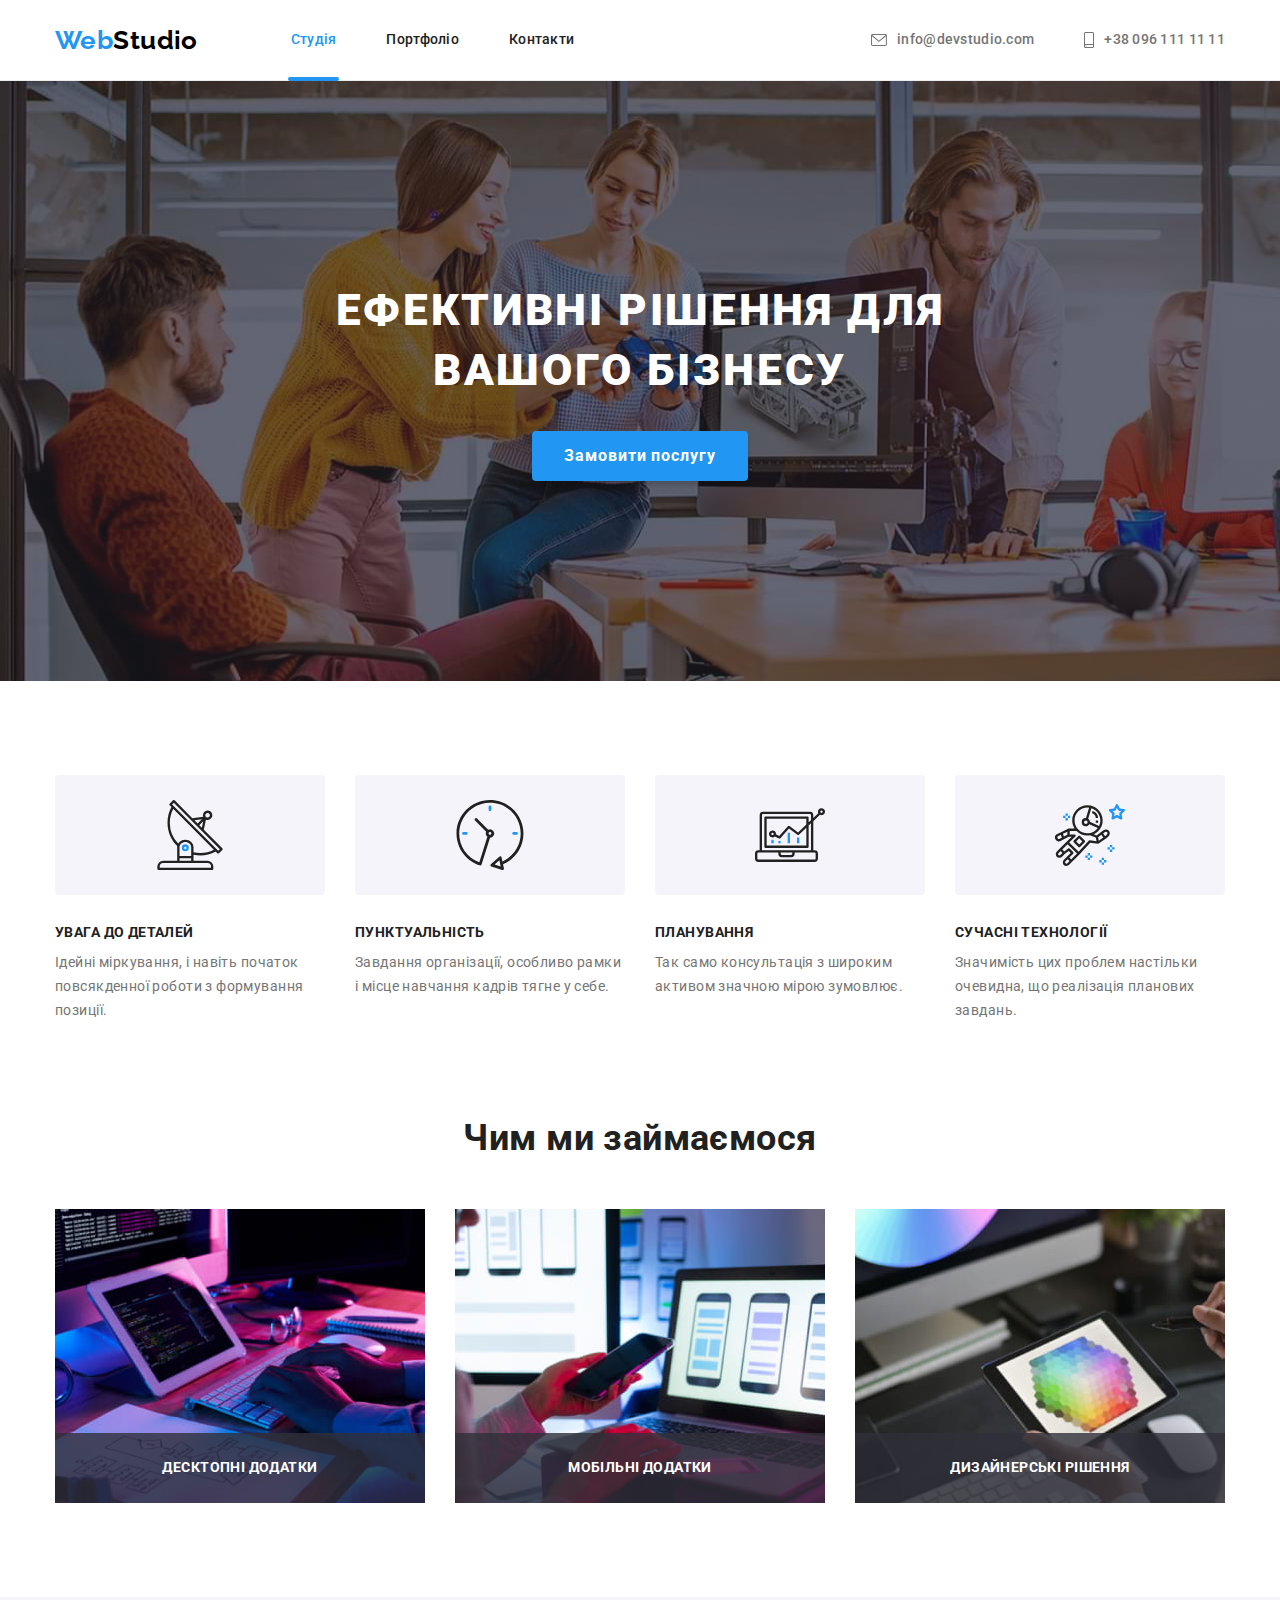
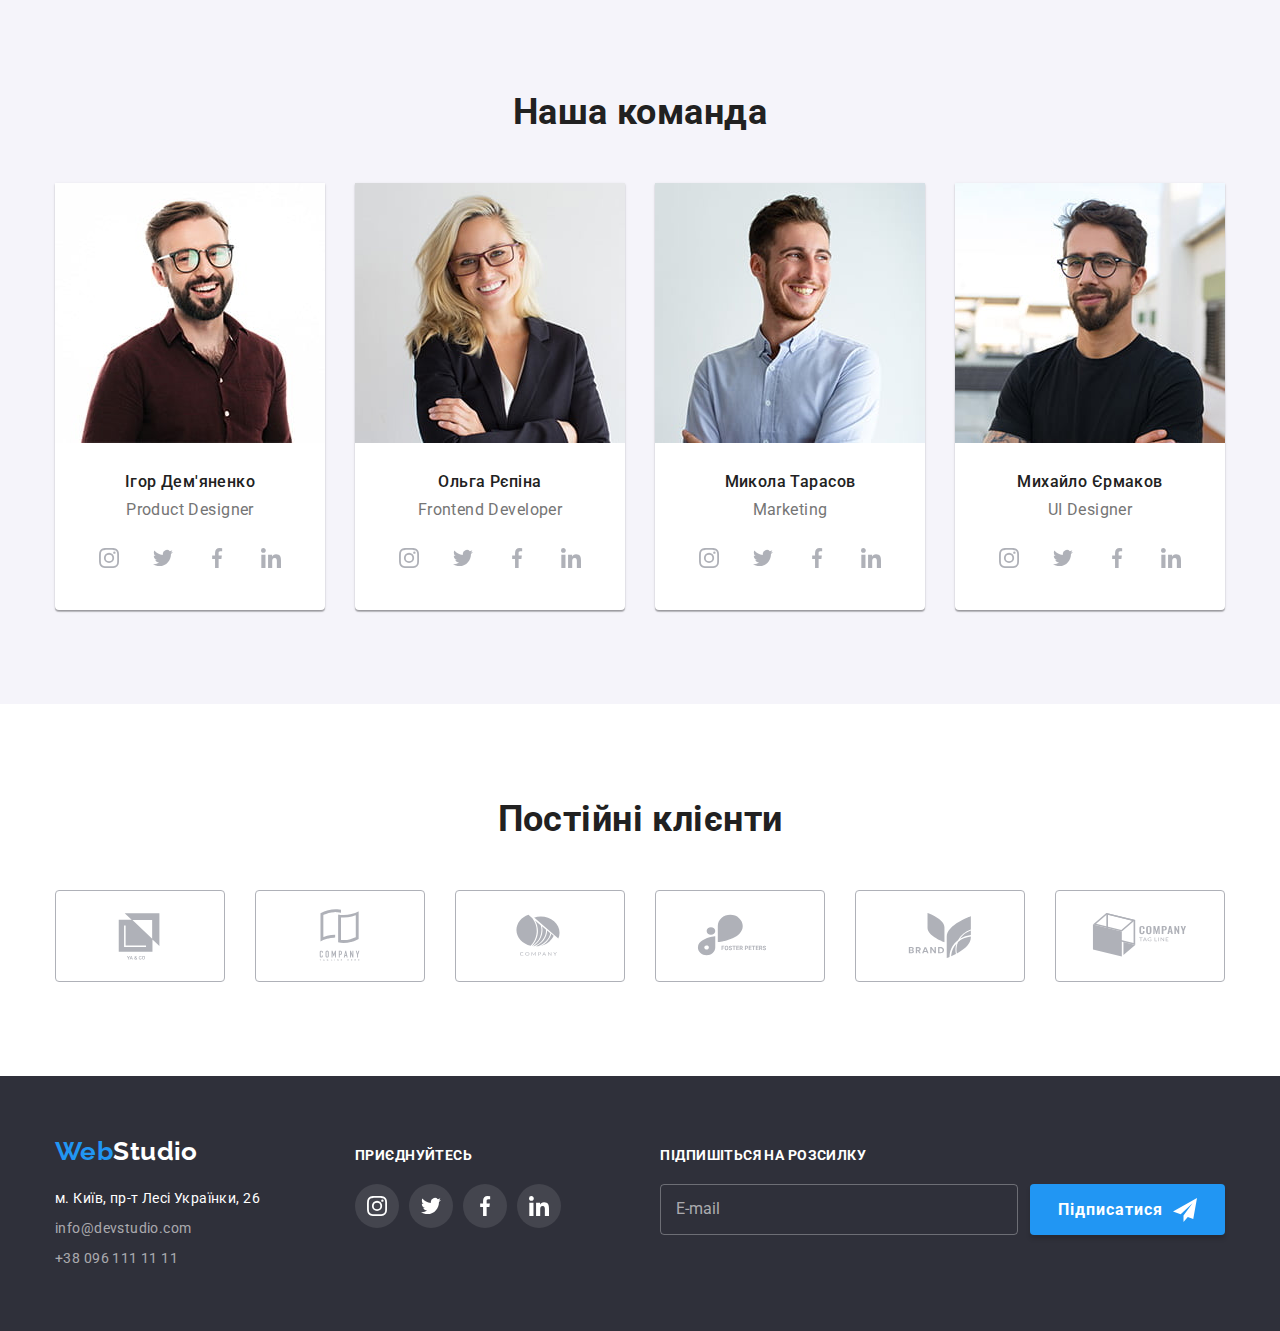
<file: index.html>
<!DOCTYPE html>
<html lang="uk">
  <head>
    <meta charset="UTF-8" />
    <meta http-equiv="X-UA-Compatible" content="IE=edge" />
    <meta name="viewport" content="width=device-width, initial-scale=1.0" />
    <title>WebStudio</title>
    <link rel="preconnect" href="https://fonts.googleapis.com" />
    <link rel="preconnect" href="https://fonts.gstatic.com" crossorigin />
    <link
      href="https://fonts.googleapis.com/css2?family=Raleway:wght@700&family=Roboto:wght@400;500;700;900&display=swap"
      rel="stylesheet"
    />
    <link
      rel="stylesheet"
      href="https://cdnjs.cloudflare.com/ajax/libs/modern-normalize/1.1.0/modern-normalize.min.css"
    />
    <link rel="stylesheet" href="./css/styles.css" />
  </head>

  <body>
    <div class="backdrop is-hidden" data-modal>
      <div class="modal">
        <button class="close-modal-button" type="button" data-modal-close>
          <svg class="svg-close-modal">
            <use href="./img/icons.svg#close-modal"></use>
          </svg>
        </button>

        <form class="user-data">
          <legend>Залиште свої дані, ми Вам передзвонимо</legend>
          <fieldset class="user-input">
            <div class="user-input-field">
              <div class="user-input-item">
                <input type="text" name="name" id="name" required>
                <svg class="svg-form-icon">
                  <use href="./img/icons.svg#person-form">
                  </use>
                </svg>
              </div>
              <label for="name">Ім'я</label>
            </div>
            
            <div class="user-input-field">
              <div class="user-input-item">
                <input type="tel" name="phone" id="phone" required>
                <svg class="svg-form-icon">
                  <use href="./img/icons.svg#phone-form">
                  </use>
                </svg>
              </div>
              <label for="phone">Телефон</label>
            </div>
            
            <div class="user-input-field">
              <div class="user-input-item">
                <input type="email" name="mail" id="mail">
                <svg class="svg-form-icon">
                  <use href="./img/icons.svg#email-form">
                  </use>
                </svg> 
              </div>
              <label for="mail">Пошта</label>
            </div>
            
            <div class="user-input-field">
              <textarea name="comment" id="comment" placeholder="Введіть текст"></textarea>
              <label for="comment">Коментар</label>
            </div>
          </fieldset>

          <div class="form-checkbox">
            <input class="form-checkbox-input" type="checkbox" name="agreement" id="agreement" value="agreed" required>
            <label class="form-checkbox-label" for="agreement">
              <svg class="svg-checkbox">
                <use class="svg-checkbox-unchecked" href="./img/icons.svg#chb-unchecked"></use>
                <use class="svg-checkbox-checked" href="./img/icons.svg#chb-checked"></use>
              </svg>
              Погоджуюся з розсилкою та приймаю&nbsp;<a class="form-checkbox-link" href="">Умови договору</a>
            </label>
          </div>

          <button class="modal-submit" type="submit">
            Відправити
          </button>
        </form>
      </div>
    </div>

    <header class="page-header">
      <div class="container flex">
        <nav class="flex">
          <a class="nav-logo logo" href="./index.html"><span class="logo-web">Web</span>Studio</a>
          <ul class="nav-pages-list flex">
            <li><a class="nav-page-link accentuated" href="./index.html">Студія</a></li>
            <li><a class="nav-page-link" href="./portfolio.html">Портфоліо</a></li>
            <li><a class="nav-page-link" href="">Контакти</a></li>
          </ul>
        </nav>
        <ul class="nav-contacts-list flex">
          <li>
            <a class="nav-contact-link" href="mailto:info@devstudio.com">
              <svg class="svg-envelope">
                <use href="./img/icons.svg#envelope"></use>
              </svg>
              info@devstudio.com
            </a>
          </li>
          <li>
            <a class="nav-contact-link" href="tel:+380961111111">
              <svg class="svg-smartphone">
                <use href="./img/icons.svg#smartphone"></use>
              </svg>
              +38 096 111 11 11
            </a>
          </li>
        </ul>
      </div>
    </header>

    <main>
      <section class="hero">
        <h1 class="hero-title">Ефективні рішення для вашого бізнесу</h1>
        <button class="hero-button" type="button" data-modal-open>Замовити послугу</button>
      </section>

      <section class="advantages section">
        <div class="container">
          <h2 class="visually-hidden">Наші переваги</h2>
          <ul class="advantages-list">
            <li class="advantages-list-item">
              <div class="advantage-svg-container">
                <svg class="svg-antenna"><use href="./img/icons.svg#antenna"></use></svg>
              </div>
              <h3 class="advantage-title">Увага до деталей</h3>
              <p>Ідейні міркування, і навіть початок повсякденної роботи з формування позиції.</p>
            </li>
            <li class="advantages-list-item">
              <div class="advantage-svg-container">
                <svg class="svg-clock"><use href="./img/icons.svg#clock"></use></svg>
              </div>
              <h3 class="advantage-title">Пунктуальність</h3>
              <p>Завдання організації, особливо рамки і місце навчання кадрів тягне у себе.</p>
            </li>
            <li class="advantages-list-item">
              <div class="advantage-svg-container">
                <svg class="svg-diagram"><use href="./img/icons.svg#diagram"></use></svg>
              </div>
              <h3 class="advantage-title">Планування</h3>
              <p>Так само консультація з широким активом значною мірою зумовлює.</p>
            </li>
            <li class="advantages-list-item">
              <div class="advantage-svg-container">
                <svg class="svg-astronaut"><use href="./img/icons.svg#astronaut"></use></svg>
              </div>
              <h3 class="advantage-title">Сучасні технології</h3>
              <p>Значимість цих проблем настільки очевидна, що реалізація планових завдань.</p>
            </li>
          </ul>
        </div>
      </section>

      <section class="services section container">
        <h2 class="section-title">Чим ми займаємося</h2>
        <ul class="services-list flex">
          <li class="services-list-item">
            <img
              class="services-img"
              src="./img/services/serv1.jpg"
              alt="Десктопні додатки"
              width="370"
              height="294"
            />
            <p class="services-caption">Десктопні додатки</p>
          </li>
          <li class="services-list-item">
            <img
              class="services-img"
              src="./img/services/serv2.jpg"
              alt="Мобільні додатки"
              width="370"
              height="294"
            />
            <p class="services-caption">Мобільні додатки</p>
          </li>
          <li class="services-list-item">
            <img
              class="services-img"
              src="./img/services/serv3.jpg"
              alt="Дизайнерські рішення"
              width="370"
              height="294"
            />
            <p class="services-caption">Дизайнерські рішення</p>
          </li>
        </ul>
      </section>

      <section class="team section">
        <div class="container">
          <h2 class="section-title">Наша команда</h2>
          <ul class="team-members-list flex">
            <li class="team-member">
              <img src="./img/team/member1.jpg" alt="Igor Demyanenko" width="270" />
              <div class="team-member-info">
                <h3 class="team-member-name">Ігор Дем'яненко</h3>
                <p>Product Designer</p>
                <ul class="team-member-socials-list flex">
                  <li class="socials-item">
                    <a class="team-social-link" href="">
                      <svg class="svg-instagram">
                        <use href="./img/icons.svg#instagram"></use>
                      </svg>
                    </a>
                  </li>
                  <li class="socials-item">
                    <a class="team-social-link" href="">
                      <svg class="svg-twitter">
                        <use href="./img/icons.svg#twitter"></use>
                      </svg>
                    </a>
                  </li>
                  <li class="socials-item">
                    <a class="team-social-link" href="">
                      <svg class="svg-facebook">
                        <use href="./img/icons.svg#facebook"></use>
                      </svg>
                    </a>
                  </li>
                  <li class="socials-item">
                    <a class="team-social-link" href="">
                      <svg class="svg-linkedin">
                        <use href="./img/icons.svg#linkedin"></use>
                      </svg>
                    </a>
                  </li>
                </ul>
              </div>
            </li>
            <li class="team-member">
              <img src="./img/team/member2.jpg" alt="Olga Ryepina" width="270" />
              <div class="team-member-info">
                <h3 class="team-member-name">Ольга Рєпіна</h3>
                <p>Frontend Developer</p>
                <ul class="team-member-socials-list flex">
                  <li class="socials-item">
                    <a class="team-social-link" href="">
                      <svg class="svg-instagram">
                        <use href="./img/icons.svg#instagram"></use>
                      </svg>
                    </a>
                  </li>
                  <li class="socials-item">
                    <a class="team-social-link" href="">
                      <svg class="svg-twitter">
                        <use href="./img/icons.svg#twitter"></use>
                      </svg>
                    </a>
                  </li>
                  <li class="socials-item">
                    <a class="team-social-link" href="">
                      <svg class="svg-facebook">
                        <use href="./img/icons.svg#facebook"></use>
                      </svg>
                    </a>
                  </li>
                  <li class="socials-item">
                    <a class="team-social-link" href="">
                      <svg class="svg-linkedin">
                        <use href="./img/icons.svg#linkedin"></use>
                      </svg>
                    </a>
                  </li>
                </ul>
              </div>
            </li>
            <li class="team-member">
              <img src="./img/team/member3.jpg" alt="Mykola Tarasov" width="270" />
              <div class="team-member-info">
                <h3 class="team-member-name">Микола Тарасов</h3>
                <p>Marketing</p>
                <ul class="team-member-socials-list flex">
                  <li class="socials-item">
                    <a class="team-social-link" href="">
                      <svg class="svg-instagram">
                        <use href="./img/icons.svg#instagram"></use>
                      </svg>
                    </a>
                  </li>
                  <li class="socials-item">
                    <a class="team-social-link" href="">
                      <svg class="svg-twitter">
                        <use href="./img/icons.svg#twitter"></use>
                      </svg>
                    </a>
                  </li>
                  <li class="socials-item">
                    <a class="team-social-link" href="">
                      <svg class="svg-facebook">
                        <use href="./img/icons.svg#facebook"></use>
                      </svg>
                    </a>
                  </li>
                  <li class="socials-item">
                    <a class="team-social-link" href="">
                      <svg class="svg-linkedin">
                        <use href="./img/icons.svg#linkedin"></use>
                      </svg>
                    </a>
                  </li>
                </ul>
              </div>
            </li>
            <li class="team-member">
              <img src="./img/team/member4.jpg" alt="Mykhailo Yermakov" width="270" />
              <div class="team-member-info">
                <h3 class="team-member-name">Михайло Єрмаков</h3>
                <p>UI Designer</p>
                <ul class="team-member-socials-list flex">
                  <li class="socials-item">
                    <a class="team-social-link" href="">
                      <svg class="svg-instagram">
                        <use href="./img/icons.svg#instagram"></use>
                      </svg>
                    </a>
                  </li>
                  <li class="socials-item">
                    <a class="team-social-link" href="">
                      <svg class="svg-twitter">
                        <use href="./img/icons.svg#twitter"></use>
                      </svg>
                    </a>
                  </li>
                  <li class="socials-item">
                    <a class="team-social-link" href="">
                      <svg class="svg-facebook">
                        <use href="./img/icons.svg#facebook"></use>
                      </svg>
                    </a>
                  </li>
                  <li class="socials-item">
                    <a class="team-social-link" href="">
                      <svg class="svg-linkedin">
                        <use href="./img/icons.svg#linkedin"></use>
                      </svg>
                    </a>
                  </li>
                </ul>
              </div>
            </li>
          </ul>
        </div>
      </section>

      <section class="customers section">
        <div class="container">
          <h2 class="customers-header section-title">Постійні клієнти</h2>
          <ul class="customers-links-list flex">
            <li class="customers-list-item">
              <a class="customer-link" href="./index.html">
                <svg class="svg-customer">
                  <use href="./img/icons.svg#logo-1-ya-co"></use>
                </svg>
              </a>
            </li>
            <li class="customers-list-item">
              <a class="customer-link" href="./index.html">
                <svg class="svg-customer">
                  <use href="./img/icons.svg#logo-2-tagline-here"></use>
                </svg>
              </a>
            </li>
            <li class="customers-list-item">
              <a class="customer-link" href="./index.html">
                <svg class="svg-customer">
                  <use href="./img/icons.svg#logo-3-company"></use>
                </svg>
              </a>
            </li>
            <li class="customers-list-item">
              <a class="customer-link" href="./index.html">
                <svg class="svg-customer">
                  <use href="./img/icons.svg#logo-4-foster-peters"></use>
                </svg>
              </a>
            </li>
            <li class="customers-list-item">
              <a class="customer-link" href="./index.html">
                <svg class="svg-customer">
                  <use href="./img/icons.svg#logo-5-brand"></use>
                </svg>
              </a>
            </li>
            <li class="customers-list-item">
              <a class="customer-link" href="./index.html">
                <svg class="svg-customer">
                  <use href="./img/icons.svg#logo-6-company-tagline"></use>
                </svg>
              </a>
            </li>
          </ul>
        </div>
      </section>
    </main>

    <footer class="footer-custom">
      <div class="container flex">
        <div class="footer-contacts-container">
          <a class="footer-logo logo" href="./index.html"
            ><span class="logo-web">Web</span>Studio</a
          >
          <address class="footer-contacts-container">
            <ul class="footer-contacts-list">
              <li class="footer-contacts-item">
                <a
                  class="footer-address-link"
                  href="https://goo.gl/maps/ReVDaPUDzW8nNMpQ8"
                  target="_blank"
                  rel="noopener noreferrer"
                  >м. Київ, пр-т Лесі Українки, 26</a
                >
              </li>
              <li class="footer-contacts-item">
                <a class="footer-contact-link" href="mailto:info@devstudio.com"
                  >info@devstudio.com</a
                >
              </li>
              <li class="footer-contacts-item">
                <a class="footer-contact-link" href="tel:+380961111111">+38 096 111 11 11</a>
              </li>
            </ul>
          </address>
        </div>

        <div class="footer-socials-container">
          <p>Приєднуйтесь</p>
          <ul class="footer-socials-list flex">
            <li class="socials-item">
              <a class="footer-social-link" href="">
                <svg class="svg-instagram">
                  <use href="./img/icons.svg#instagram"></use>
                </svg>
              </a>
            </li>
            <li class="socials-item">
              <a class="footer-social-link" href="">
                <svg class="svg-twitter">
                  <use href="./img/icons.svg#twitter"></use>
                </svg>
              </a>
            </li>
            <li class="socials-item">
              <a class="footer-social-link" href="">
                <svg class="svg-facebook">
                  <use href="./img/icons.svg#facebook"></use>
                </svg>
              </a>
            </li>
            <li class="socials-item">
              <a class="footer-social-link" href="">
                <svg class="svg-linkedin">
                  <use href="./img/icons.svg#linkedin"></use>
                </svg>
              </a>
            </li>
          </ul>
        </div>

        <form class="footer-mailing">
          <legend class="visually-hidden"></legend>
          <label for="mailing">Підпишіться на розсилку</label>

          <div class="mailing-inputs">
            <input type="email" name="mailing" id="mailing" placeholder="E-mail">

            <button class="mailing-button" type="submit">
              Підписатися
              <svg class="svg-mailing">
                <use href="./img/icons.svg#icon-send"></use>
              </svg>
            </button>
          </div>
        </form>
      </div>
    </footer>

    <script src="./js/modal.js"></script>
  </body>
</html>
</file>
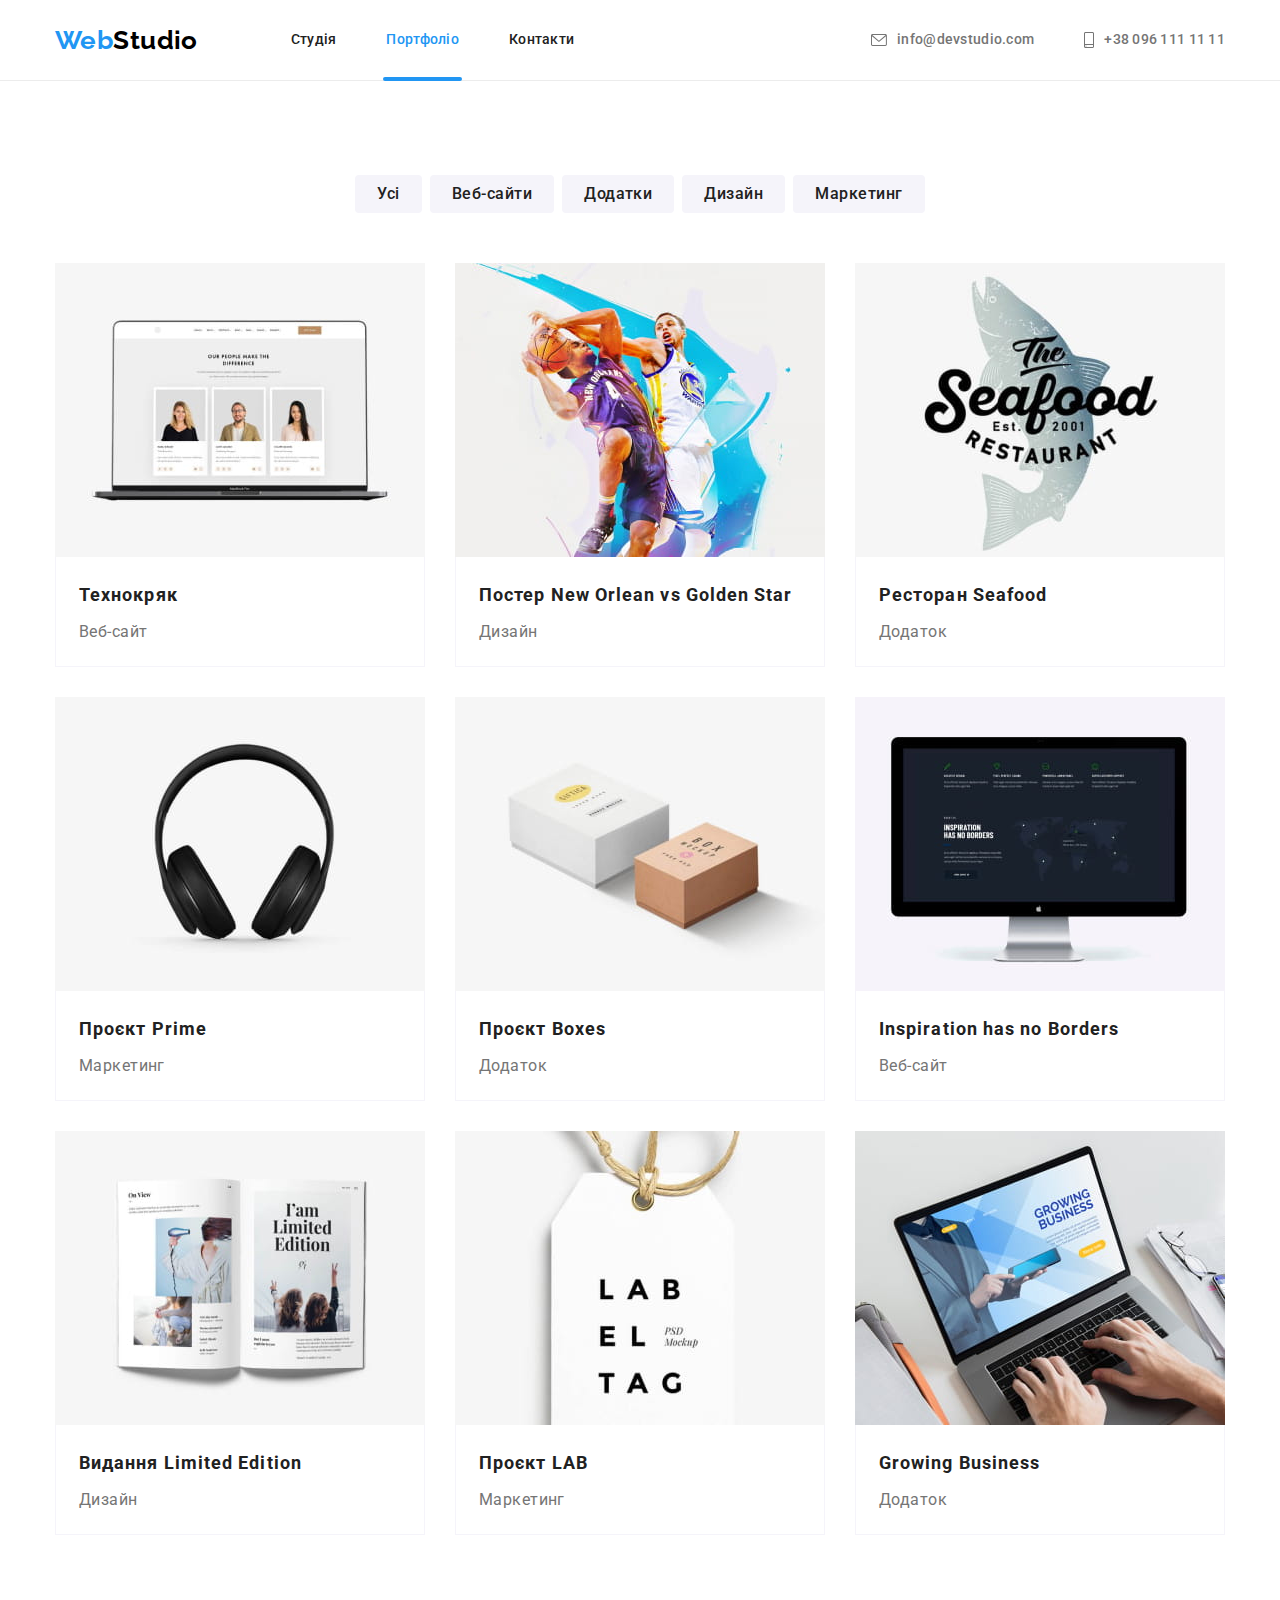
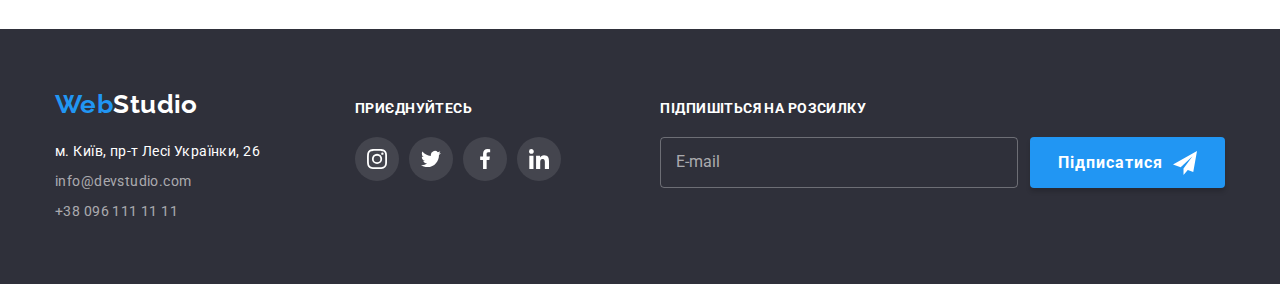
<file: portfolio.html>
<!DOCTYPE html>
<html lang="uk">
  <head>
    <meta charset="UTF-8" />
    <meta http-equiv="X-UA-Compatible" content="IE=edge" />
    <meta name="viewport" content="width=device-width, initial-scale=1.0" />
    <title>Portfolio</title>
    <link rel="preconnect" href="https://fonts.googleapis.com" />
    <link rel="preconnect" href="https://fonts.gstatic.com" crossorigin />
    <link
      href="https://fonts.googleapis.com/css2?family=Raleway:wght@700&family=Roboto:wght@400;500;700;900&display=swap"
      rel="stylesheet"
    />
    <link
      rel="stylesheet"
      href="https://cdnjs.cloudflare.com/ajax/libs/modern-normalize/1.1.0/modern-normalize.min.css"
    />
    <link rel="stylesheet" href="./css/styles.css" />
  </head>

  <body>
    <header class="page-header">
      <div class="container flex">
        <nav class="flex">
          <a class="nav-logo logo" href="./index.html"><span class="logo-web">Web</span>Studio</a>
          <ul class="nav-pages-list flex">
            <li><a class="nav-page-link" href="./index.html">Студія</a></li>
            <li><a class="nav-page-link accentuated" href="./portfolio.html">Портфоліо</a></li>
            <li><a class="nav-page-link" href="">Контакти</a></li>
          </ul>
        </nav>
        <ul class="nav-contacts-list flex">
          <li>
            <a class="nav-contact-link" href="mailto:info@devstudio.com">
              <svg class="svg-envelope">
                <use href="./img/icons.svg#envelope"></use>
              </svg>
              info@devstudio.com
            </a>
          </li>
          <li>
            <a class="nav-contact-link" href="tel:+380961111111">
              <svg class="svg-smartphone">
                <use href="./img/icons.svg#smartphone"></use>
              </svg>
              +38 096 111 11 11
            </a>
          </li>
        </ul>
      </div>
    </header>

    <main>
      <div class="container section">
        <h1 class="visually-hidden">Portfolio</h1>

        <ul class="portfolio-filter-buttons-list flex">
          <li><button class="portfolio-filter-button" type="button">Усі</button></li>
          <li><button class="portfolio-filter-button" type="button">Веб-сайти</button></li>
          <li><button class="portfolio-filter-button" type="button">Додатки</button></li>
          <li><button class="portfolio-filter-button" type="button">Дизайн</button></li>
          <li><button class="portfolio-filter-button" type="button">Маркетинг</button></li>
        </ul>

        <ul class="projects-list flex">
          <li class="projects-list-item">
            <a class="projects-item-link" href="">
              <div class="project-link-anim">
                <img src="./img/projects/proj_1.jpg" alt="Проект 1" width="370" height="294" />
                <p class="project-link-description-anim">
                  Ресурс пропонує комплексні пропозиції з різним рівнем функціоналу та сервісів. Все це дозволить відвідувачу отримати вичерпні відомості про компанію чи приватну особу.
                </p>
              </div>
              
              <div class="projects-text-box">
                <h2 class="project-title">Технокряк</h2>
                <p class="project-type">Веб-сайт</p>
              </div>
            </a>
          </li>

          <li class="projects-list-item">
            <a class="projects-item-link" href="">
              <div class="project-link-anim">
                <img src="./img/projects/proj_2.jpg" alt="Проект 2" width="370" height="294" />
                <p class="project-link-description-anim">
                  Ресурс пропонує комплексні пропозиції з різним рівнем функціоналу та сервісів. Все це дозволить відвідувачу отримати вичерпні відомості про компанію чи приватну особу.
                </p>
              </div>
              
              <div class="projects-text-box">
                <h2 class="project-title">Постер New Orlean vs Golden Star</h2>
                <p class="project-type">Дизайн</p>
              </div>
            </a>
          </li>

          <li class="projects-list-item">
            <a class="projects-item-link" href="">
              <div class="project-link-anim">
                <img src="./img/projects/proj_3.jpg" alt="Проект 3" width="370" height="294" />
                <p class="project-link-description-anim">
                  Ресурс пропонує комплексні пропозиції з різним рівнем функціоналу та сервісів. Все це дозволить відвідувачу отримати вичерпні відомості про компанію чи приватну особу.
                </p>
              </div>
              
              <div class="projects-text-box">
                <h2 class="project-title">Ресторан Seafood</h2>
                <p class="project-type">Додаток</p>
              </div>
            </a>
          </li>

          <li class="projects-list-item">
            <a class="projects-item-link" href="">
              <div class="project-link-anim">
                <img src="./img/projects/proj_4.jpg" alt="Проект 4" width="370" height="294" />
                <p class="project-link-description-anim">
                  Ресурс пропонує комплексні пропозиції з різним рівнем функціоналу та сервісів. Все це дозволить відвідувачу отримати вичерпні відомості про компанію чи приватну особу.
                </p>
              </div>
              
              <div class="projects-text-box">
                <h2 class="project-title">Проєкт Prime</h2>
                <p class="project-type">Маркетинг</p>
              </div>
            </a>
          </li>

          <li class="projects-list-item">
            <a class="projects-item-link" href="">
              <div class="project-link-anim">
                <img src="./img/projects/proj_5.jpg" alt="Проект 5" width="370" height="294" />
                <p class="project-link-description-anim">
                  Ресурс пропонує комплексні пропозиції з різним рівнем функціоналу та сервісів. Все це дозволить відвідувачу отримати вичерпні відомості про компанію чи приватну особу.
                </p>
              </div>
              
              <div class="projects-text-box">
                <h2 class="project-title">Проєкт Boxes</h2>
                <p class="project-type">Додаток</p>
              </div>
            </a>
          </li>

          <li class="projects-list-item">
            <a class="projects-item-link" href="">
              <div class="project-link-anim">
                <img src="./img/projects/proj_6.jpg" alt="Проект 6" width="370" height="294" />
                <p class="project-link-description-anim">
                  Ресурс пропонує комплексні пропозиції з різним рівнем функціоналу та сервісів. Все це дозволить відвідувачу отримати вичерпні відомості про компанію чи приватну особу.
                </p>
              </div>
              
              <div class="projects-text-box">
                <h2 class="project-title">Inspiration has no Borders</h2>
                <p class="project-type">Веб-сайт</p>
              </div>
            </a>
          </li>

          <li class="projects-list-item">
            <a class="projects-item-link" href="">
              <div class="project-link-anim">
                <img src="./img/projects/proj_7.jpg" alt="Проект 7" width="370" height="294" />
                <p class="project-link-description-anim">
                  Ресурс пропонує комплексні пропозиції з різним рівнем функціоналу та сервісів. Все це дозволить відвідувачу отримати вичерпні відомості про компанію чи приватну особу.
                </p>
              </div>
             
              <div class="projects-text-box">
                <h2 class="project-title">Видання Limited Edition</h2>
                <p class="project-type">Дизайн</p>
              </div>
            </a>
          </li>

          <li class="projects-list-item">
            <a class="projects-item-link" href="">
              <div class="project-link-anim">
                <img src="./img/projects/proj_8.jpg" alt="Проект 8" width="370" height="294" />
                <p class="project-link-description-anim">
                  Ресурс пропонує комплексні пропозиції з різним рівнем функціоналу та сервісів. Все це дозволить відвідувачу отримати вичерпні відомості про компанію чи приватну особу.
                </p>
              </div>
              
              <div class="projects-text-box">
                <h2 class="project-title">Проєкт LAB</h2>
                <p class="project-type">Маркетинг</p>
              </div>
            </a>
          </li>

          <li class="projects-list-item">
            <a class="projects-item-link" href="">
              <div class="project-link-anim">
                <img src="./img/projects/proj_9.jpg" alt="Проект 9" width="370" height="294" />
                <p class="project-link-description-anim">
                  Ресурс пропонує комплексні пропозиції з різним рівнем функціоналу та сервісів. Все це дозволить відвідувачу отримати вичерпні відомості про компанію чи приватну особу.
                </p>
              </div>
              
              <div class="projects-text-box">
                <h2 class="project-title">Growing Business</h2>
                <p class="project-type">Додаток</p>
              </div>
            </a>
          </li>
        </ul>
      </div>
    </main>

    <footer class="footer-custom">
      <div class="container flex">
        <div class="footer-contacts-container">
          <a class="footer-logo logo" href="./index.html"><span class="logo-web">Web</span>Studio</a>
          <address class="footer-contacts-container">
            <ul class="footer-contacts-list">
              <li class="footer-contacts-item">
                <a
                  class="footer-address-link"
                  href="https://goo.gl/maps/ReVDaPUDzW8nNMpQ8"
                  target="_blank"
                  rel="noopener noreferrer"
                  >м. Київ, пр-т Лесі Українки, 26</a
                >
              </li>
              <li class="footer-contacts-item">
                <a class="footer-contact-link" href="mailto:info@devstudio.com">info@devstudio.com</a>
              </li>
              <li class="footer-contacts-item">
                <a class="footer-contact-link" href="tel:+380961111111">+38 096 111 11 11</a>
              </li>
            </ul>
          </address>
        </div>
        
        <div class="footer-socials-container">
          <p>Приєднуйтесь</p>
          <ul class="footer-socials-list flex">
            <li class="socials-item">
              <a class="footer-social-link" href="">
                <svg class="svg-instagram">
                  <use href="./img/icons.svg#instagram"></use>
                </svg>
              </a>
            </li>
            <li class="socials-item">
              <a class="footer-social-link" href="">
                <svg class="svg-twitter">
                  <use href="./img/icons.svg#twitter"></use>
                </svg>
              </a>
            </li>
            <li class="socials-item">
              <a class="footer-social-link" href="">
                <svg class="svg-facebook">
                  <use href="./img/icons.svg#facebook"></use>
                </svg>
              </a>
            </li>
            <li class="socials-item">
              <a class="footer-social-link" href="">
                <svg class="svg-linkedin">
                  <use href="./img/icons.svg#linkedin"></use>
                </svg>
              </a>
            </li>
          </ul>
        </div>

        <form class="footer-mailing">
          <legend class="visually-hidden"></legend>
          <label for="mailing">Підпишіться на розсилку</label>

          <div class="mailing-inputs">
            <input type="email" name="mailing" id="mailing" placeholder="E-mail" required>

            <button class="mailing-button" type="submit">
              Підписатися
              <svg class="svg-mailing">
                <use href="./img/icons.svg#icon-send"></use>
              </svg>
            </button>
          </div>
        </form>
      </div>
    </footer>
  </body>
</html>
</file>
<file: css/styles.css>
:root {
  --general-bg-color: rgb(255, 255, 255);
  --general-font-color: rgb(117, 117, 117);
  --custom-bg-dark-color: rgb(47, 48, 58);
  --custom-bg-dark-transparent-color: rgba(47, 48, 58, 0.4);
  --custom-bg-light-color: rgb(245, 244, 250);
  --custom-black: rgb(33, 33, 33);
  --accentuation-color: rgb(33, 150, 243);
  --footer-font-transparent: rgba(255, 255, 255, 0.6);
  --nav-logo-font-color: rgb(0, 0, 0);
  --filter-button-bg-color: rgb(245, 244, 250);
  --svg-color: rgb(175, 177, 184);
  --footer-socials-bg-color: rgba(255, 255, 255, 0.102);
  --services-overlay: rgba(47, 48, 58, 0.8);
  --backdrop-bg: rgba(0, 0, 0, 0.1);
  --projects-drop-bg: rgba(33, 150, 243, 0.9);
  --hero-button-bg-active: rgb(24, 140, 232);
  --form-border-grey: rgba(117, 117, 117, 0.5);
  --form-mailing-border: rgba(255, 255, 255, 0.3);
}

body {
  font-family: 'Roboto', sans-serif;
  font-size: 14px;
  line-height: 1.46;
  letter-spacing: 0.03em;

  background-color: var(--general-bg-color);
  color: var(--general-font-color);

  --transition-delay: 250ms;
  --transition-timing-function: cubic-bezier(0.4, 0, 0.2, 1);
}

main img {
  display: block;
}

.backdrop {
  position: fixed;
  z-index: 1;
  width: 100vw;
  height: 100vh;

  background-color: var(--backdrop-bg);

  visibility: visible;
  opacity: 1;
  transform: scale(1);

  transition: transform var(--transition-delay) var(--transition-timing-function),
              opacity var(--transition-delay) var(--transition-timing-function),
              visibility var(--transition-delay) var(--transition-timing-function);
}

.backdrop.is-hidden {
  visibility: hidden;
  opacity: 0;
  pointer-events: none;

  transform: scale(0);
}

/* MODAL */

.modal {
  position: fixed;
  top: 50%;
  left: 50%;
  transform: translate(-50%, -50%);
  width: 528px;
  border-radius: 4px;

  background-color: var(--general-bg-color);
  box-shadow: 0px 1px 3px rgba(0, 0, 0, 0.12),
              0px 1px 1px rgba(0, 0, 0, 0.14),
              0px 2px 1px rgba(0, 0, 0, 0.2);
}

.close-modal-button {
  position: absolute;
  top: 8px;
  right: 8px;
  
  width: 30px;
  height: 30px;
  margin-left: auto;
  padding: 6px;
  border-radius: 50%;

  display: flex;
  align-items: center;
  justify-content: center;
  cursor: pointer;

  border: solid 1px var(--backdrop-bg);
  background-color: var(--general-bg-color);

  transition: fill var(--transition-delay) var(--transition-timing-function),
              border var(--transition-delay) var(--transition-timing-function);
}

.svg-close-modal {
  width: 18px;
  height: 18px;
}

.close-modal-button:hover,
.close-modal-button:focus {
  fill: var(--accentuation-color);
  border: solid 1px var(--accentuation-color);
}

.user-data {
  padding: 40px;
  margin: 0;
}

.user-data > legend {
  font-size: 20px;
  font-weight: 700;
  line-height: 1.17;

  text-align: center;
  color: var(--custom-black);
}

.user-input {
  display: flex;
  flex-direction: column;
  margin: 12px 0 20px 0;
  padding: 0;
  padding-inline-end: 0;
  padding-block-end: 0;
  width: 100%;

  border: none;
}

.user-input-field {
  display: flex;
  flex-direction: column-reverse;

  margin-bottom: 10px;
}

.user-input-field:last-child {
  margin-bottom: 0px;
}

.user-input-item {
  position: relative;
  transition: fill var(--transition-delay) var(--transition-timing-function);
}

.user-input-item:focus-within {
  fill: var(--accentuation-color);
}

.user-input-item > input {
  display: block;
  padding-top: 11px;
  padding-bottom: 11px;
  padding-left: 41px;
  padding-right: 11px;
  width: 100%;

  outline: none;
  border: 1px solid var(--form-border-grey);
  border-radius: 4px ;

  transition: border-color var(--transition-delay) var(--transition-timing-function);
}

.svg-form-icon {
  position: absolute;
  top: 50%;
  left: 12px;
  transform: translateY(-50%);
  width: 18px;
  height: 18px;
}

.user-input-field > label {
  font-size: 12px;
  line-height: 1.14;
  margin-bottom: 4px;

  color: var(--general-font-color);
}

.user-input-field > textarea {
  padding: 12px 16px;
  min-height: 120px;
  resize: none;

  outline: none;
  border: 1px solid var(--form-border-grey);
  border-radius: 4px ;

  transition: border-color var(--transition-delay) var(--transition-timing-function);
}

.user-input-item > input:focus,
.user-input-field > textarea:focus {
  border-color: var(--accentuation-color);
}

.form-checkbox-input {
  -webkit-appearance: none;
  -moz-appearance: none;
  appearance: none;

  position: absolute;
}

.form-checkbox-label {
  display: flex;
  align-items: center;
  justify-content: center;
  line-height: 1.71;
  text-align: center;

  color: var(--general-font-color);

  transition: fill var(--transition-delay) var(--transition-timing-function);
}

.svg-checkbox {
  cursor: pointer;
  display: block;
  width: 16px;
  height: 16px;
  margin-right: 8px;
}

.svg-checkbox-unchecked {
  opacity: 1;

  transition: opacity var(--transition-delay) var(--transition-timing-function);
}

.svg-checkbox-checked {
  opacity: 0;

  transition: opacity var(--transition-delay) var(--transition-timing-function);
}

.form-checkbox-input:checked + .form-checkbox-label .svg-checkbox-unchecked {
  opacity: 0;
}

.form-checkbox-input:checked + .form-checkbox-label .svg-checkbox-checked {
  opacity: 1;
}

.form-checkbox-input:focus + .form-checkbox-label {
  fill: var(--accentuation-color);
}

.form-checkbox-link,
.form-checkbox-link:visited {
  position: relative;
  display: flex;
  flex-direction: column;
  text-decoration: none;
  color: var(--accentuation-color);
}

.form-checkbox-link::after {
  content: '';
  position: absolute;
  bottom: 5px;
  width: 100%;
  height: 1px;
  background-color: var(--accentuation-color);
}

.modal-submit {
  display: block;
  cursor: pointer;
  margin: 30px auto 0;
  padding: 10px 52px;
  border: 0;
  border-radius: 4px;

  font-size: 16px;
  line-height: 1.88;
  letter-spacing: 0.06em;
  font-weight: 700;

  color: var(--general-bg-color);
  background-color: var(--accentuation-color);
  box-shadow: 0px 4px 4px rgba(0, 0, 0, 0.15);

  transition: background-color var(--transition-delay) var(--transition-timing-function);
}

.modal-submit:hover,
.modal-submit:focus {
  background-color: var(--hero-button-bg-active);
}

/* SHARED */

/* * {
  outline: 1px solid magenta;
} */

/* PARTICULAR AND SHARED RULES */

.container {
  width: 1200px;
  margin: auto;
  padding: 0 15px;
}

.section {
  padding-top: 94px;
  padding-bottom: 94px;
}

.flex {
  display: flex;
  flex-wrap: wrap;
  align-items: center;
}

h2,
h3,
p,
ul {
  margin: 0;
}

.visually-hidden {
  position: absolute;
  width: 1px;
  height: 1px;
  margin: -1px;
  clip: rect(0, 0, 0, 0);
}

.page-header .accentuated {
  color: var(--accentuation-color);
  position: relative;
}

.page-header .accentuated::after {
  position: absolute;
  bottom: -1px;
  left: -3px;
  content: '';
  width: calc(100% + 6px);
  height: 4px;
  border-radius: 2px;

  background-color: var(--accentuation-color);
}

.logo {
  font-family: 'Raleway', sans-serif;
  font-size: 26px;
  font-weight: 700;
  line-height: 1.19;
}

.logo-web {
  color: var(--accentuation-color);
}

.section-title {
  font-size: 36px;
  font-weight: 700;
  text-align: center;
  line-height: 1.17;
  margin-bottom: 50px;

  color: var(--custom-black);
}

.nav-pages-list,
.nav-contacts-list,
.advantages-list,
.services-list,
.team-members-list,
.footer-contacts-list,
.projects-list,
.portfolio-filter-buttons-list,
.team-member-socials-list,
.customers-links-list,
.footer-socials-list {
  list-style: none;
  padding-inline-start: 0;
}

.logo,
.accentuated,
.nav-page-link,
.nav-contact-link,
.footer-address-link,
.footer-contact-link,
.projects-item-link {
  font-style: normal;
  text-decoration: none;

  transition: color var(--transition-delay) var(--transition-timing-function),
  fill var(--transition-delay) var(--transition-timing-function);
}

.nav-page-link:hover,
.nav-contact-link:hover,
.footer-address-link:hover,
.footer-contact-link:hover,
.nav-page-link:focus,
.nav-contact-link:focus,
.footer-address-link:focus,
.footer-contact-link:focus {
  color: var(--accentuation-color);
  fill: var(--accentuation-color);
}

/* HEADER */

.page-header {
  border-bottom: 1px solid #ececec;
}

.nav-logo {
  padding-bottom: 24px;
  padding-top: 24px;
  color: var(--nav-logo-font-color);
}

.nav-pages-list {
  font-weight: 500;
  letter-spacing: 0.02em;
  line-height: 1.14;
  margin-left: 93px;
  gap: 50px;
}

.nav-contacts-list {
  font-weight: 500;
  letter-spacing: 0.02em;
  line-height: 1.14;

  margin-left: auto;
  gap: 50px;
  align-items: center;
}

.nav-page-link {
  display: block;
  line-height: inherit;
  padding: 32px 0;
  color: var(--custom-black);
}

.nav-contact-link {
  display: flex;
  align-items: center;

  line-height: inherit;
  padding: 32px 0;
  color: var(--general-font-color);
  fill: var(--general-font-color);
}

.svg-envelope {
  width: 16px;
  height: 12px;
  margin-right: 10px;
}

.svg-smartphone {
  width: 10px;
  height: 16px;
  margin-right: 10px;
}

/* SECTION HERO */

.hero {
  max-width: 1600px;
  margin: 0 auto;
  padding-top: 200px;
  padding-bottom: 200px;

  background-image: linear-gradient(90deg, var(--custom-bg-dark-transparent-color), var(--custom-bg-dark-transparent-color)),
                    url(../img/hero-banner-compressed.jpg);
  background-repeat: no-repeat;
  background-size: cover;

  text-align: center;
  color: var(--general-bg-color);
}

.hero-title {
  font-size: 44px;
  font-weight: 900;
  text-transform: uppercase;
  line-height: 1.36;
  letter-spacing: 0.06em;
  width: 696px;
  margin: 0 auto 30px;
}

.hero-button {
  font-family: inherit;
  font-size: 16px;
  font-weight: 700;
  line-height: 1.88;
  letter-spacing: 0.06em;
  cursor: pointer;
  padding: 10px 32px;
  border: none;
  border-radius: 4px;
  box-shadow: 0 4px 4px rgba(0, 0, 0, 0.15);

  background-color: var(--accentuation-color);
  color: var(--general-bg-color);

  transition: background-color var(--transition-delay) var(--transition-timing-function);
}

.hero-button:hover,
.hero-button:focus {
  background-color: var(--hero-button-bg-active);
}

/* SECTION ADVANTAGES */

.advantages-list {
  display: flex;
  gap: 30px;
}

.advantages-list-item {
  width: 270px;
}

.advantage-title {
  font-size: inherit;
  font-weight: 700;
  text-transform: uppercase;
  line-height: 1.14;
  margin-bottom: 10px;

  color: var(--custom-black);
}

.advantages-list-item > p {
  line-height: 1.71;
}

.advantage-svg-container {
  padding: 25px 100px;
  margin-bottom: 30px;
  border-radius: 4px;

  background-color: var(--custom-bg-light-color);
}

.svg-antenna,
.svg-clock,
.svg-diagram,
.svg-astronaut {
  display: block;
  width: 70px;
  height: 70px;
}

/* SECTION SERVICES */

.services {
  padding-top: 0;
}

.services-list {
  gap: 30px;
}

.services-list-item {
  position: relative;
}

.services-img {
  display: block;
}

.services-caption {
  width: 100%;
  padding: 27px 15px;

  font-weight: 700;
  line-height: 1.14;

  text-align: center;
  text-transform: uppercase;

  position: absolute;
  bottom: 0;

  color: var(--general-bg-color);
  background-color: var(--services-overlay);
}

/* SECTION TEAM */

.team {
  background-color: var(--custom-bg-light-color);
}

.team-members-list {
  gap: 30px;
}

.team-member {
  font-size: 16px;
  line-height: 1.17;
  text-align: center;

  background-color: var(--general-bg-color);
  box-shadow: 0px 1px 3px rgba(0, 0, 0, 0.12),
            0px 1px 1px rgba(0, 0, 0, 0.14),
            0px 2px 1px rgba(0, 0, 0, 0.2);

  border-radius: 0px 0px 4px 4px;
}

.team-member-info {
  padding: 30px 32px;
}

.team-member-name {
  font-size: inherit;
  font-weight: 500;
  margin-bottom: 10px;

  color: var(--custom-black);
}

.team-member-info > p {
  margin-bottom: 16px;
}

.team-member-socials-list {
  gap: 10px;
}

.team-social-link {
  display: block;
  padding: 12px;
  border-radius: 50%;
  fill: var(--svg-color);

  transition: background-color var(--transition-delay) var(--transition-timing-function),
              fill var(--transition-delay) var(--transition-timing-function);
}

.team-social-link:hover,
.team-social-link:focus {
  background-color: var(--accentuation-color);
  fill: var(--general-bg-color);
}

.svg-instagram,
.svg-twitter,
.svg-facebook,
.svg-linkedin {
  display: block;
  width: 20px;
  height: 20px;
}

/* CUSTOMERS */

.customers-links-list {
  gap: 30px;
}

.customers-list-item {
  flex: 0 0 170px;
}

.customer-link {
  display: block;
  width: 100%;
  padding: 15px 0;

  border: 1px solid var(--svg-color);
  border-radius: 4px;

  fill: var(--svg-color);

  transition: border-color var(--transition-delay) var(--transition-timing-function),
              fill var(--transition-delay) var(--transition-timing-function);
}

.customer-link:hover,
.customer-link:focus {
  border-color: var(--accentuation-color);
  fill: var(--accentuation-color);
}

.svg-customer {
  display: block;
  width: 106px;
  height: 60px;

  margin: auto;
}

/* FOOTER */

.footer-custom {
  padding: 60px 0;
  background-color: var(--custom-bg-dark-color);
}

.footer-custom > .container {
  align-items: baseline;
}

.footer-logo {
  display: block;
  margin-bottom: 20px;
  color: var(--general-bg-color);
}

.footer-address-link {
  display: block;
  line-height: 1.71;
  margin-top: 6px;
  color: var(--general-bg-color);
}

.footer-contact-link {
  display: block;
  line-height: 1.71;
  margin-top: 6px;
  color: var(--footer-font-transparent);
}

.footer-socials-container {
  margin-left: 95px;
}

.footer-socials-container > p {
  margin-bottom: 20px;

  color: var(--general-bg-color);
  font-size: 14px;
  font-weight: bold;
  line-height: 1.14;

  text-transform: uppercase;
}

.footer-socials-list {
  gap: 10px;
}

.footer-social-link {
  display: block;
  padding: 12px;
  border-radius: 50%;
  background-color: var(--footer-socials-bg-color);
  fill: var(--general-bg-color);

  transition: background-color var(--transition-delay) var(--transition-timing-function);
}

.footer-social-link:hover,
.footer-social-link:focus {
  background-color: var(--accentuation-color);
}

.footer-mailing {
  margin-left: auto;
}

.footer-mailing > label {
  display: block;
  margin-bottom: 20px;

  color: var(--general-bg-color);
  font-size: 14px;
  font-weight: bold;
  line-height: 1.14;

  text-transform: uppercase;
}

.mailing-inputs {
  display: flex;
  gap: 12px;
}

.mailing-inputs > input {
  width: 358px;
  padding: 14px 15px;

  font-size: 16px;
  line-height: 1.3;

  outline: none;
  border: 1px solid var(--form-mailing-border);
  border-radius: 4px;
  background-color: transparent;
  color: var(--general-bg-color);

  transition: border-color var(--transition-delay) var(--transition-timing-function);
}

.mailing-inputs > input:focus {
  border-color: var(--general-bg-color);
}

.mailing-inputs > input::placeholder {
  color: var(--footer-font-transparent);
}

.mailing-button {
  display: flex;
  align-items: center;
  gap: 10px;
  padding: 10px 28px;

  font-size: 16px;
  line-height: 1.88;
  letter-spacing: 0.06em;
  font-weight: 700;

  cursor: pointer;
  border: 0;
  border-radius: 4px;
  color: var(--general-bg-color);
  background-color: var(--accentuation-color);
  box-shadow: 0px 4px 4px rgba(0, 0, 0, 0.15);

  transition: background-color var(--transition-delay) var(--transition-timing-function);
}

.mailing-button:hover,
.mailing-button:focus {
  background-color: var(--hero-button-bg-active);
}

.svg-mailing {
  display: inline-block;
  width: 24px;
  height: 24px;
}

/* Portfolio */

.portfolio-filter-buttons-list {
  justify-content: center;
  gap: 8px;
  margin-bottom: 50px;
}

.portfolio-filter-button {
  font-family: inherit;
  font-size: 16px;
  font-weight: 500;
  line-height: 1.63;
  letter-spacing: 0.03em;
  border: 0;
  border-radius: 4px;
  padding: 6px 22px;
  cursor: pointer;

  background-color: var(--filter-button-bg-color);
  color: var(--custom-black);

  transition: padding var(--transition-delay) var(--transition-timing-function),
              background-color var(--transition-delay) var(--transition-timing-function),
              color var(--transition-delay) var(--transition-timing-function),
              box-shadow var(--transition-delay) var(--transition-timing-function);
}

.portfolio-filter-button:hover,
.portfolio-filter-button:focus {
  padding: 6px 25px;
  background-color: var(--accentuation-color);
  color: var(--general-bg-color);
  box-shadow: 0px 3px 1px rgba(0, 0, 0, 0.1),
              0px 1px 2px rgba(0, 0, 0, 0.08),
              0px 2px 2px rgba(0, 0, 0, 0.12);
}

.projects-list {
  display: flex;
  gap: 30px;
}

.projects-list-item {
  flex: 0 0 370px;
}

.projects-item-link {
  display: block;
}

.projects-item-link:hover,
.projects-item-link:focus {
  box-shadow: 0px 1px 1px rgba(0, 0, 0, 0.12),
            0px 4px 4px rgba(0, 0, 0, 0.06),
            1px 4px 6px rgba(0, 0, 0, 0.16);

  transition: box-shadow var(--transition-delay) var(--transition-timing-function);
}

.project-link-anim {
  position: relative;
  overflow: hidden;
}

.project-link-description-anim {
  width: 100%;
  height: 100%;
  padding: 63px 24px;

  font-size: 18px;
  line-height: 1.56;
  
  position: absolute;
  overflow: hidden;
  top: 0;

  color: var(--general-bg-color);
  background-color: var(--projects-drop-bg);

  transform: translateY(101%);
  transition: transform var(--transition-delay) var(--transition-timing-function);
}

.projects-item-link:hover .project-link-description-anim,
.projects-item-link:focus .project-link-description-anim {
  transform: translateY(0);
}

.projects-text-box {
  padding: 20px 23px 19px;
  border-bottom: 1px solid var(--filter-button-bg-color);
  border-left: 1px solid var(--filter-button-bg-color);
  border-right: 1px solid var(--filter-button-bg-color);
}

.project-title {
  font-size: 18px;
  font-weight: 700;
  line-height: 2;
  letter-spacing: 0.06em;
  margin-bottom: 4px;

  color: var(--custom-black);
}

.project-type {
  font-size: 16px;
  line-height: 1.88;

  color: var(--general-font-color);
}
</file>
